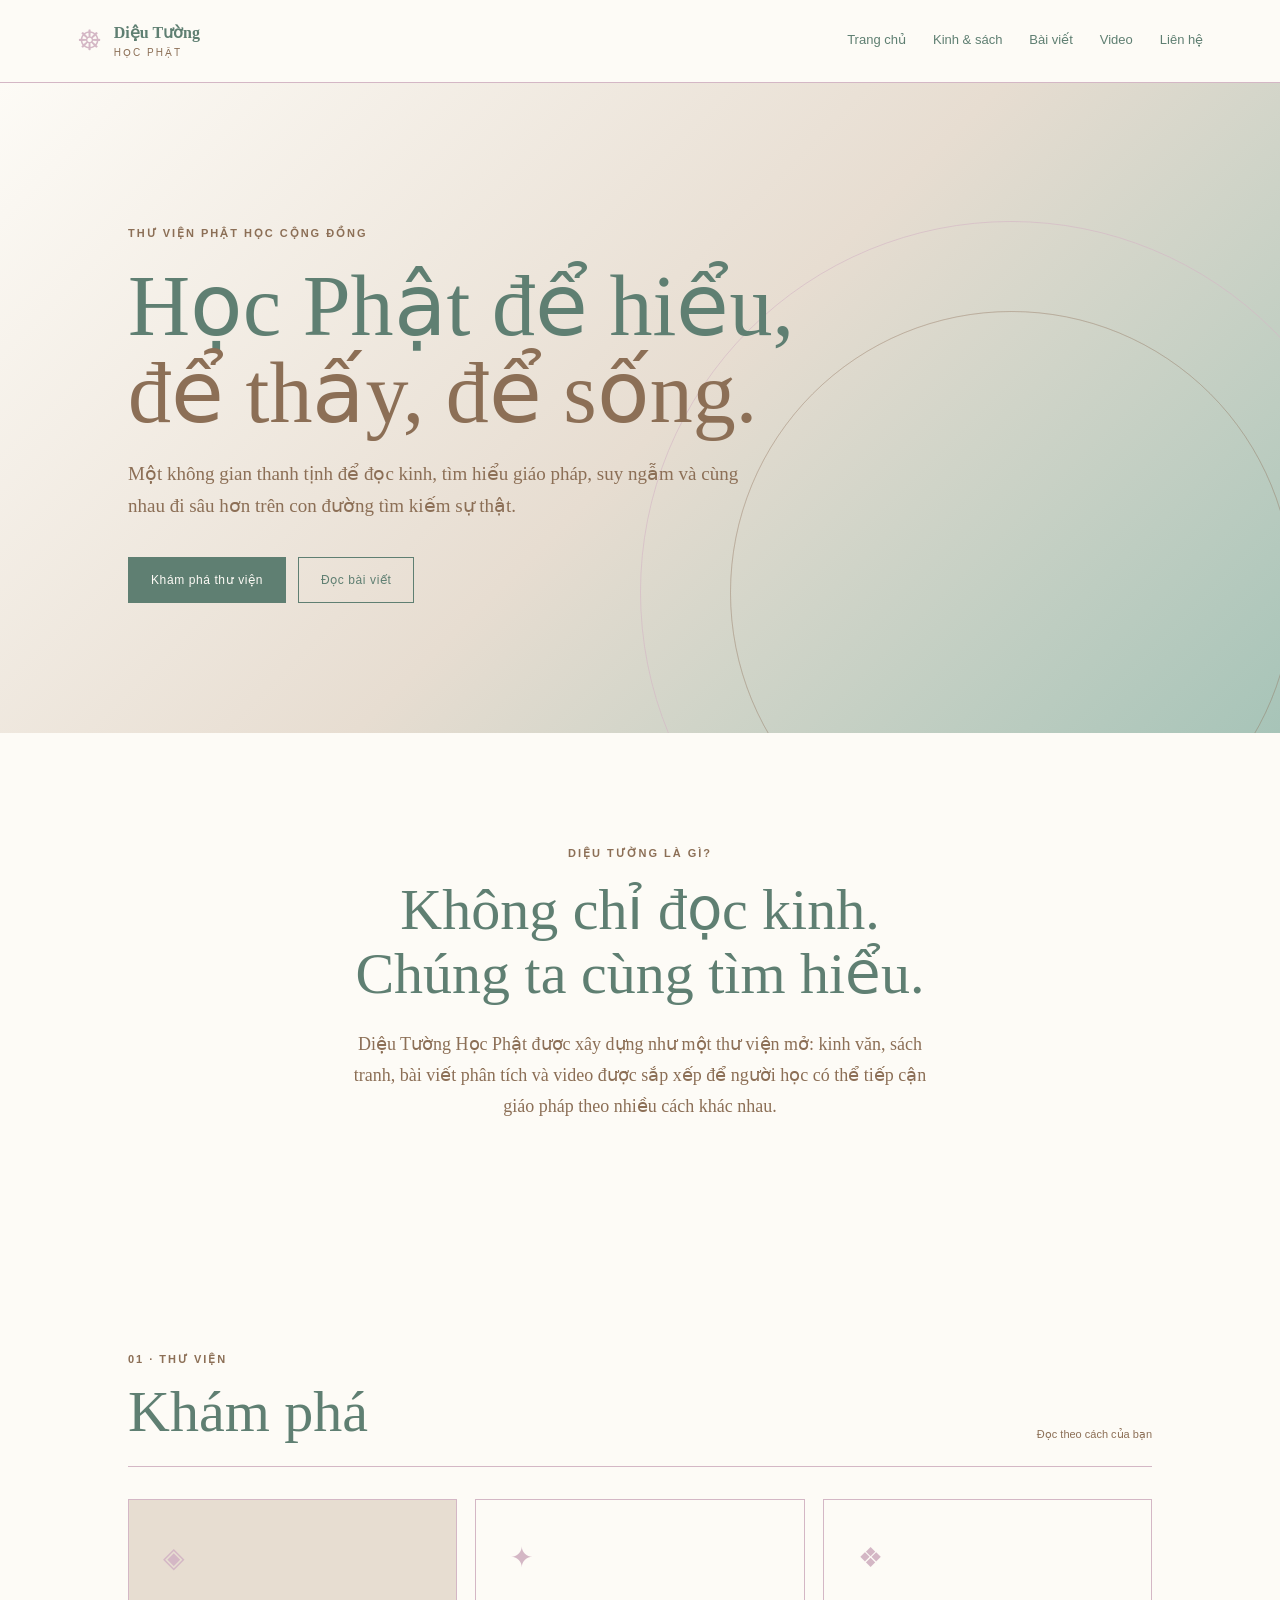
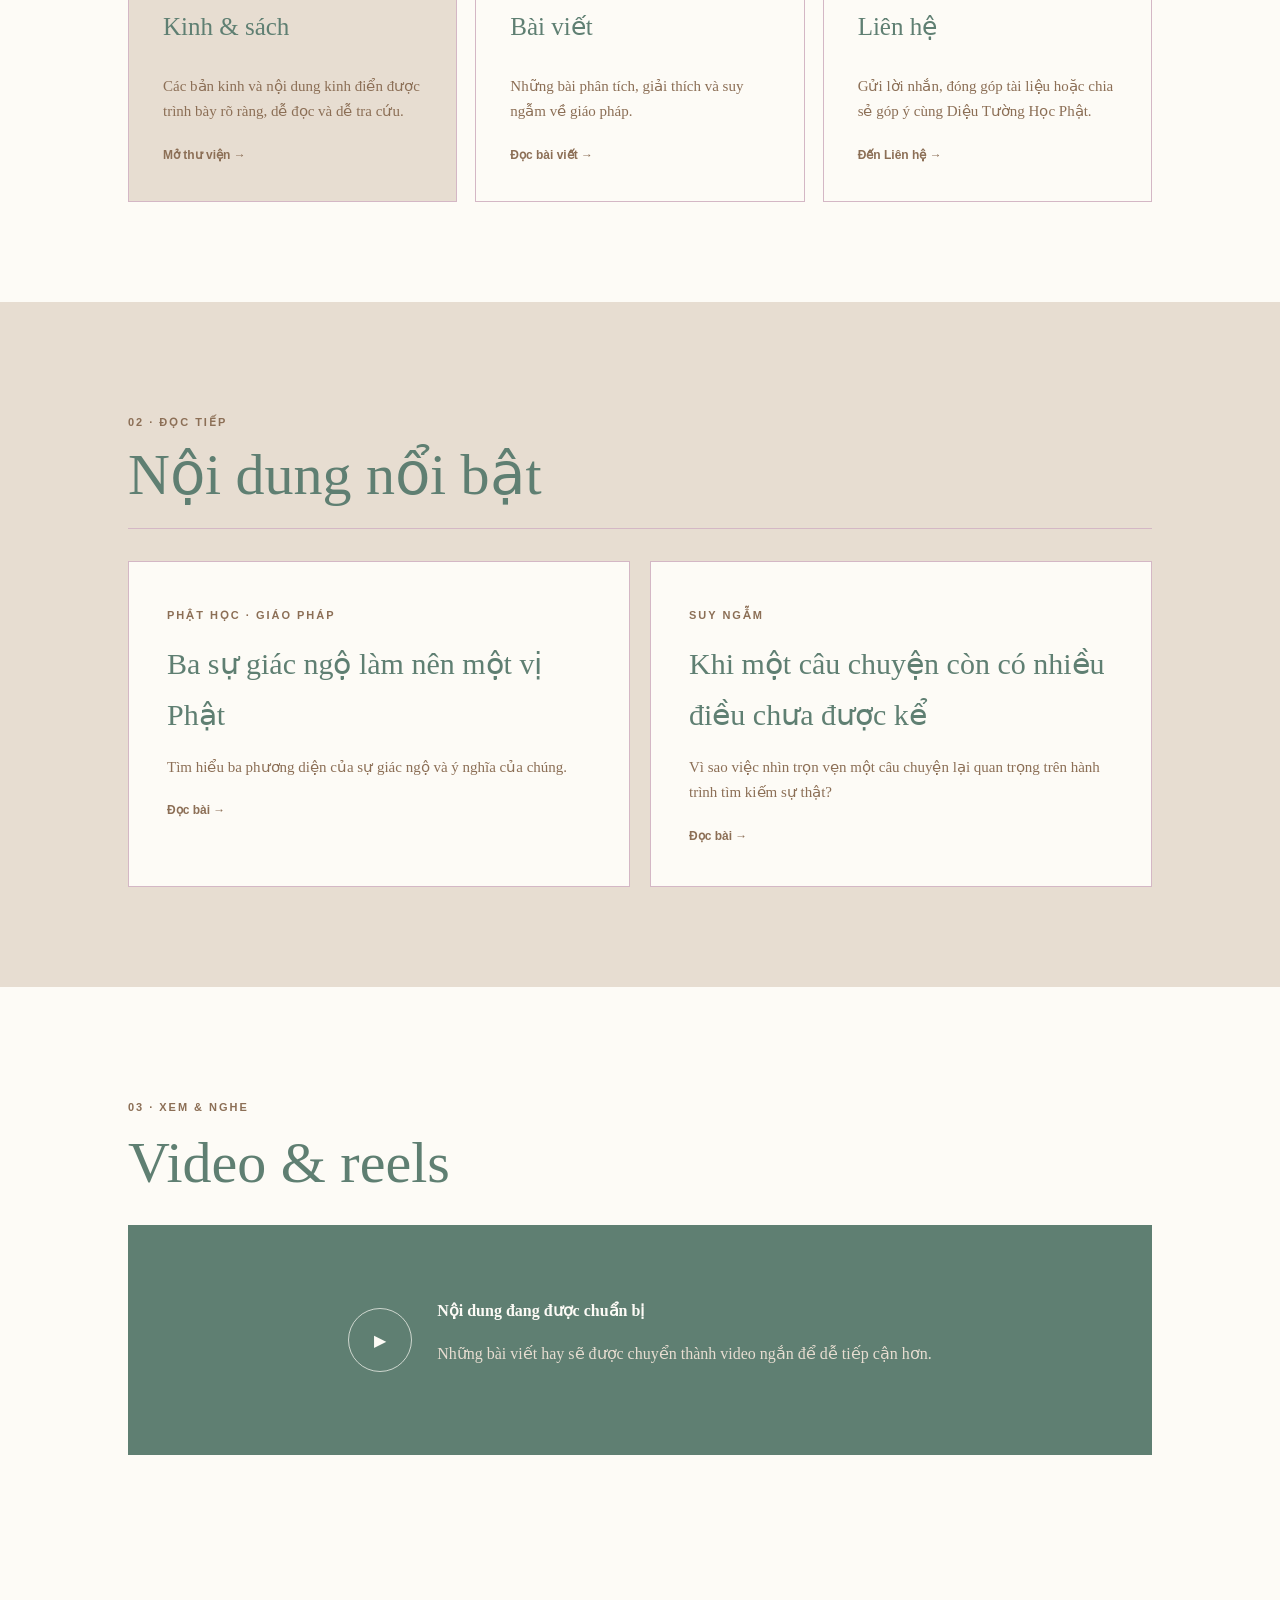
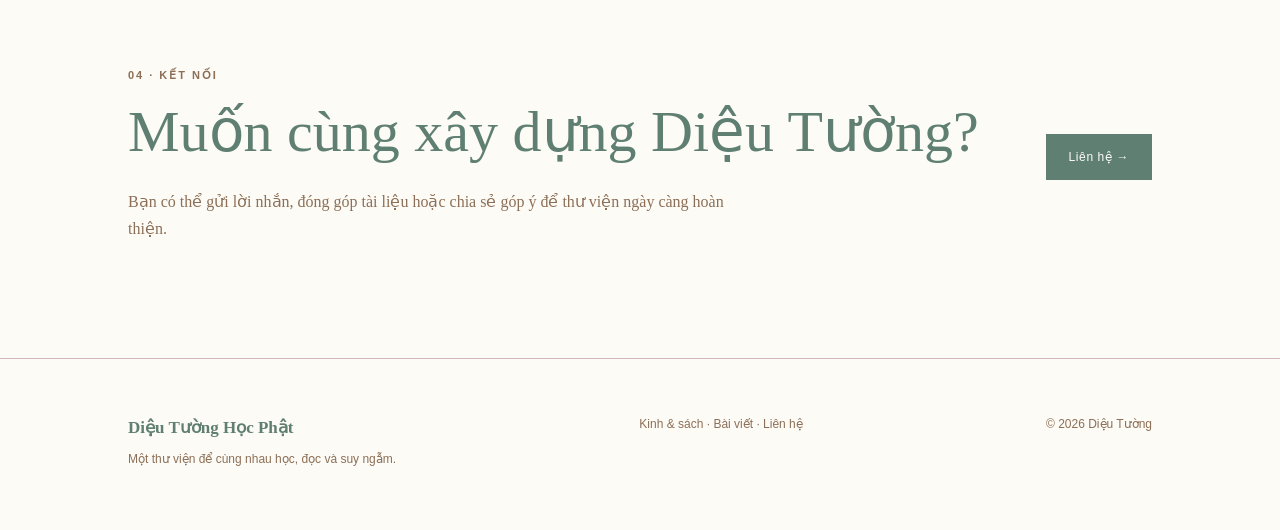
<file: index.html>
<!doctype html><html lang="vi"><head><meta charset="utf-8"><meta name="viewport" content="width=device-width,initial-scale=1"><meta name="description" content="Diệu Tường Học Phật — thư viện Phật học cộng đồng: kinh văn, bài viết, kinh tranh và video."><title>Diệu Tường Học Phật — Thư viện Phật học</title><link rel="stylesheet" href="style-palette1.css"></head><body><header class="site-header"><a class="brand" href="index.html"><span class="brand-mark">☸</span><span><strong>Diệu Tường</strong><small>Học Phật</small></span></a><button class="menu" aria-label="Mở menu">☰</button><nav><a href="index.html">Trang chủ</a><a href="kinh.html">Kinh & sách</a><a href="bai-viet.html">Bài viết</a><a href="index.html#video">Video</a><a href="lien-he.html">Liên hệ</a></nav></header><main><section class="hero"><div class="hero-inner"><p class="eyebrow">THƯ VIỆN PHẬT HỌC CỘNG ĐỒNG</p><h1>Học Phật để hiểu,<br><em>để thấy, để sống.</em></h1><p class="hero-copy">Một không gian thanh tịnh để đọc kinh, tìm hiểu giáo pháp, suy ngẫm và cùng nhau đi sâu hơn trên con đường tìm kiếm sự thật.</p><div class="hero-actions"><a class="button primary" href="kinh.html">Khám phá thư viện</a><a class="button secondary" href="bai-viet.html">Đọc bài viết</a></div></div><div class="lotus" aria-hidden="true"></div></section><section class="intro section"><p class="eyebrow">DIỆU TƯỜNG LÀ GÌ?</p><h2>Không chỉ đọc kinh.<br>Chúng ta cùng tìm hiểu.</h2><p>Diệu Tường Học Phật được xây dựng như một thư viện mở: kinh văn, sách tranh, bài viết phân tích và video được sắp xếp để người học có thể tiếp cận giáo pháp theo nhiều cách khác nhau.</p></section><section class="section collection"><div class="section-heading"><div><p class="eyebrow">01 · THƯ VIỆN</p><h2>Khám phá</h2></div><span>Đọc theo cách của bạn</span></div><div class="cards"><a class="card feature" href="kinh.html"><div class="card-icon">◈</div><h3>Kinh & sách</h3><p>Các bản kinh và nội dung kinh điển được trình bày rõ ràng, dễ đọc và dễ tra cứu.</p><span class="card-link">Mở thư viện →</span></a><a class="card" href="bai-viet.html"><div class="card-icon">✦</div><h3>Bài viết</h3><p>Những bài phân tích, giải thích và suy ngẫm về giáo pháp.</p><span class="card-link">Đọc bài viết →</span></a><a class="card" href="lien-he.html"><div class="card-icon">❖</div><h3>Liên hệ</h3><p>Gửi lời nhắn, đóng góp tài liệu hoặc chia sẻ góp ý cùng Diệu Tường Học Phật.</p><span class="card-link">Đến Liên hệ →</span></a></div></section><section class="section featured"><div class="section-heading"><div><p class="eyebrow">02 · ĐỌC TIẾP</p><h2>Nội dung nổi bật</h2></div></div><div class="featured-grid"><a href="bai-viet.html#ba-awakening"><span class="tag">PHẬT HỌC · GIÁO PHÁP</span><h3>Ba sự giác ngộ làm nên một vị Phật</h3><p>Tìm hiểu ba phương diện của sự giác ngộ và ý nghĩa của chúng.</p><span class="card-link">Đọc bài →</span></a><a href="bai-viet.html#ma-vuong"><span class="tag">SUY NGẪM</span><h3>Khi một câu chuyện còn có nhiều điều chưa được kể</h3><p>Vì sao việc nhìn trọn vẹn một câu chuyện lại quan trọng trên hành trình tìm kiếm sự thật?</p><span class="card-link">Đọc bài →</span></a></div></section><section id="video" class="section video-section"><p class="eyebrow">03 · XEM & NGHE</p><h2>Video & reels</h2><div class="video-placeholder"><span>▶</span><div><strong>Nội dung đang được chuẩn bị</strong><p>Những bài viết hay sẽ được chuyển thành video ngắn để dễ tiếp cận hơn.</p></div></div></section><section class="section qa"><div><p class="eyebrow">04 · KẾT NỐI</p><h2>Muốn cùng xây dựng Diệu Tường?</h2><p>Bạn có thể gửi lời nhắn, đóng góp tài liệu hoặc chia sẻ góp ý để thư viện ngày càng hoàn thiện.</p></div><a class="button primary" href="lien-he.html">Liên hệ →</a></section></main><footer><div><strong>Diệu Tường Học Phật</strong><p>Một thư viện để cùng nhau học, đọc và suy ngẫm.</p></div><div><a href="kinh.html">Kinh & sách</a> · <a href="bai-viet.html">Bài viết</a> · <a href="lien-he.html">Liên hệ</a></div><span>© 2026 Diệu Tường</span></footer><script src="script.js"></script></body></html>
</file>
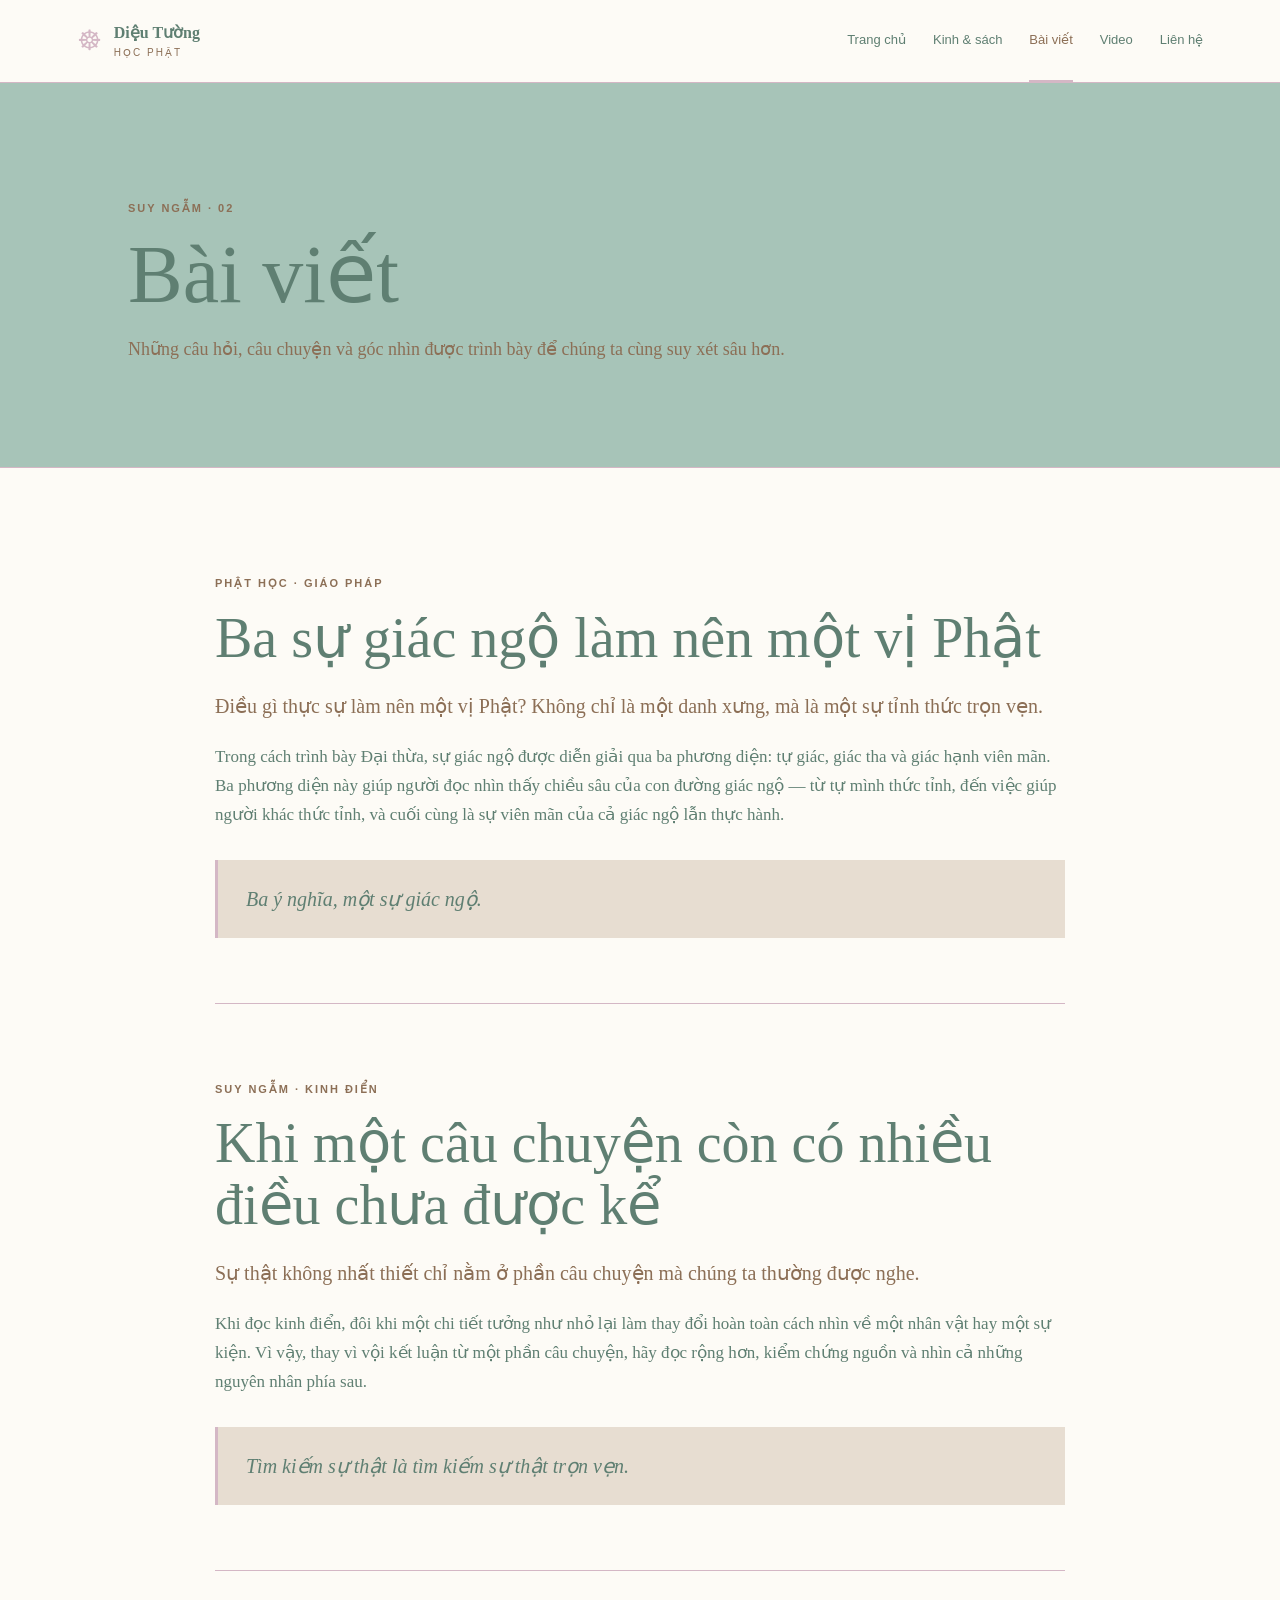
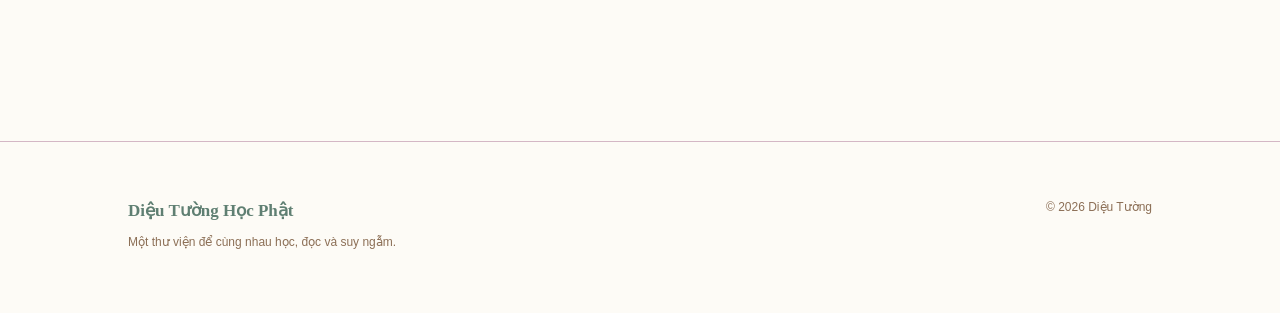
<file: bai-viet.html>
<!doctype html><html lang="vi"><head><meta charset="utf-8"><meta name="viewport" content="width=device-width,initial-scale=1"><title>Bài viết — Diệu Tường Học Phật</title><link rel="stylesheet" href="style-palette1.css"></head><body><header class="site-header"><a class="brand" href="index.html"><span class="brand-mark">☸</span><span><strong>Diệu Tường</strong><small>Học Phật</small></span></a><button class="menu">☰</button><nav><a href="index.html">Trang chủ</a><a href="kinh.html">Kinh & sách</a><a class="active" href="bai-viet.html">Bài viết</a><a href="index.html#video">Video</a><a href="lien-he.html">Liên hệ</a></nav></header><main><section class="page-hero"><p class="eyebrow">SUY NGẪM · 02</p><h1>Bài viết</h1><p>Những câu hỏi, câu chuyện và góc nhìn được trình bày để chúng ta cùng suy xét sâu hơn.</p></section><section class="section article-list"><article id="ba-awakening" class="long-card"><span class="tag">PHẬT HỌC · GIÁO PHÁP</span><h2>Ba sự giác ngộ làm nên một vị Phật</h2><p class="lead">Điều gì thực sự làm nên một vị Phật? Không chỉ là một danh xưng, mà là một sự tỉnh thức trọn vẹn.</p><p>Trong cách trình bày Đại thừa, sự giác ngộ được diễn giải qua ba phương diện: tự giác, giác tha và giác hạnh viên mãn. Ba phương diện này giúp người đọc nhìn thấy chiều sâu của con đường giác ngộ — từ tự mình thức tỉnh, đến việc giúp người khác thức tỉnh, và cuối cùng là sự viên mãn của cả giác ngộ lẫn thực hành.</p><div class="quote">Ba ý nghĩa, một sự giác ngộ.</div></article><article id="ma-vuong" class="long-card"><span class="tag">SUY NGẪM · KINH ĐIỂN</span><h2>Khi một câu chuyện còn có nhiều điều chưa được kể</h2><p class="lead">Sự thật không nhất thiết chỉ nằm ở phần câu chuyện mà chúng ta thường được nghe.</p><p>Khi đọc kinh điển, đôi khi một chi tiết tưởng như nhỏ lại làm thay đổi hoàn toàn cách nhìn về một nhân vật hay một sự kiện. Vì vậy, thay vì vội kết luận từ một phần câu chuyện, hãy đọc rộng hơn, kiểm chứng nguồn và nhìn cả những nguyên nhân phía sau.</p><div class="quote">Tìm kiếm sự thật là tìm kiếm sự thật trọn vẹn.</div></article></section></main><footer><div><strong>Diệu Tường Học Phật</strong><p>Một thư viện để cùng nhau học, đọc và suy ngẫm.</p></div><span>© 2026 Diệu Tường</span></footer></body></html>
</file>
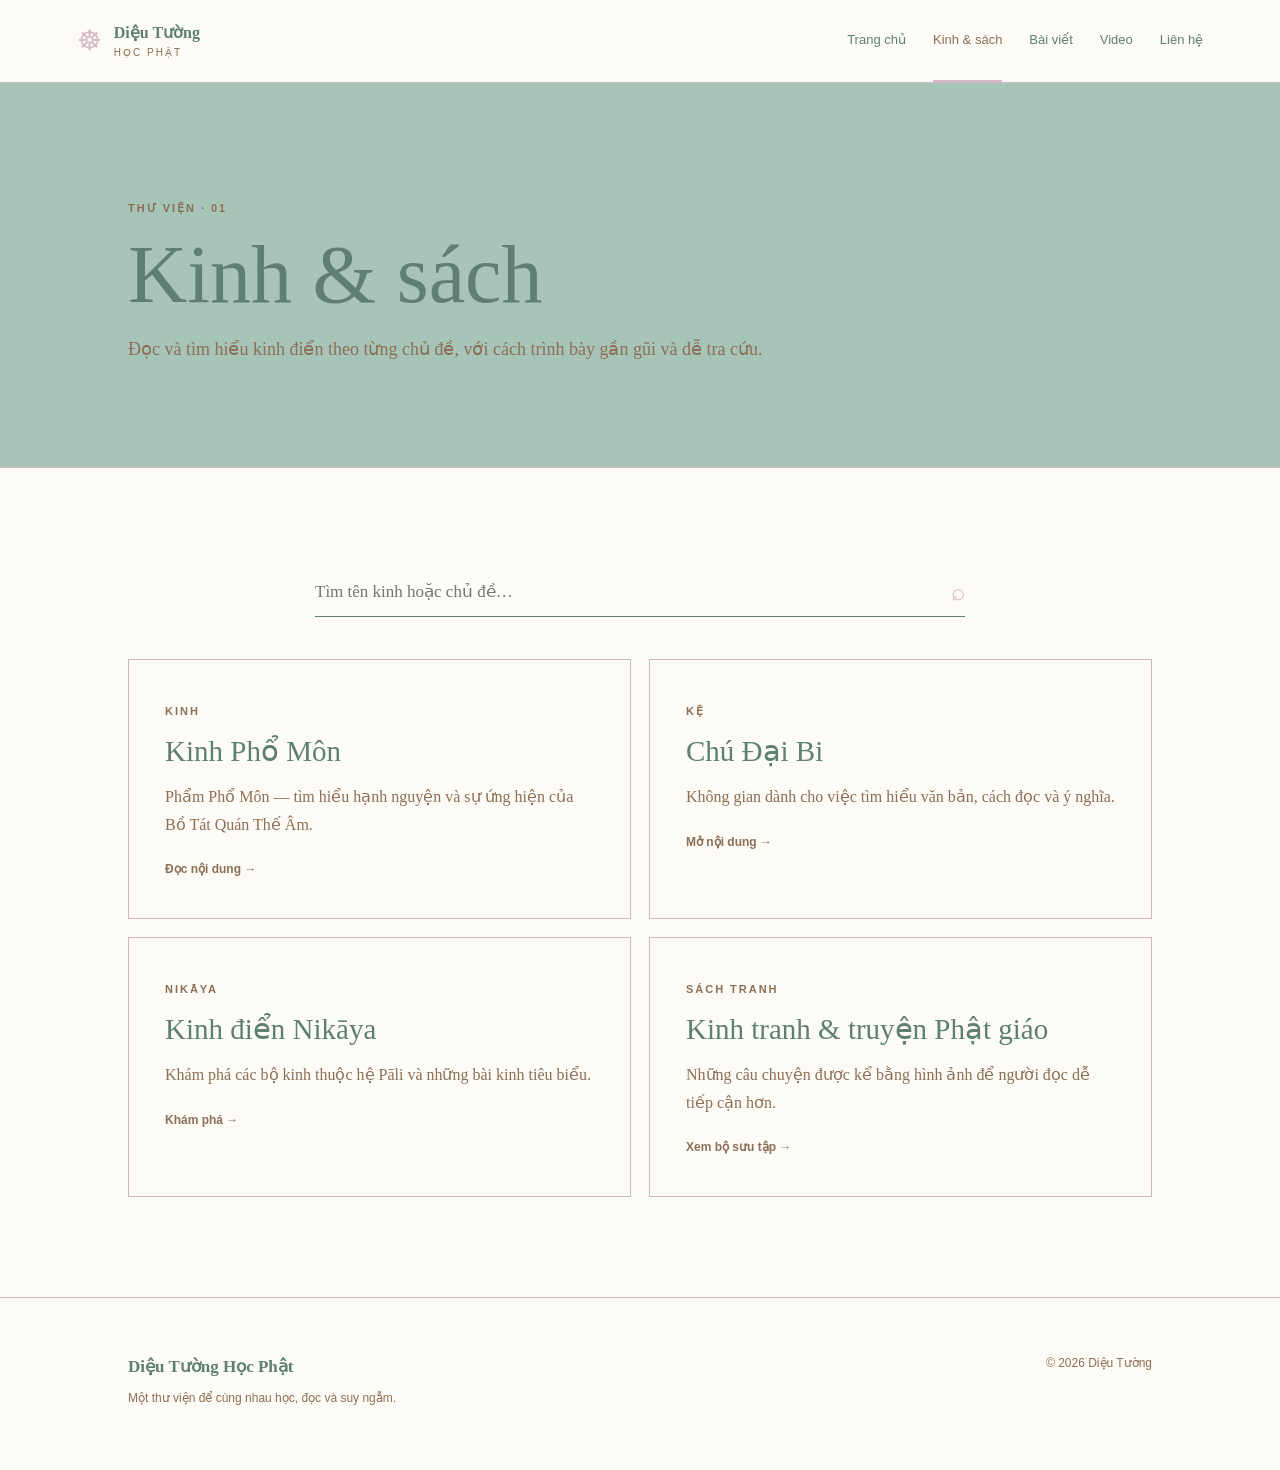
<file: kinh.html>
<!doctype html><html lang="vi"><head><meta charset="utf-8"><meta name="viewport" content="width=device-width,initial-scale=1"><title>Kinh & sách — Diệu Tường Học Phật</title><link rel="stylesheet" href="style-palette1.css"></head><body><header class="site-header"><a class="brand" href="index.html"><span class="brand-mark">☸</span><span><strong>Diệu Tường</strong><small>Học Phật</small></span></a><button class="menu">☰</button><nav><a href="index.html">Trang chủ</a><a class="active" href="kinh.html">Kinh & sách</a><a href="bai-viet.html">Bài viết</a><a href="index.html#video">Video</a><a href="lien-he.html">Liên hệ</a></nav></header><main><section class="page-hero"><p class="eyebrow">THƯ VIỆN · 01</p><h1>Kinh & sách</h1><p>Đọc và tìm hiểu kinh điển theo từng chủ đề, với cách trình bày gần gũi và dễ tra cứu.</p></section><section class="section"><div class="search"><input id="librarySearch" placeholder="Tìm tên kinh hoặc chủ đề…" aria-label="Tìm kiếm"><span>⌕</span></div><div class="library-grid" id="library"><a class="book-card" href="#"><span class="book-type">KINH</span><h2>Kinh Phổ Môn</h2><p>Phẩm Phổ Môn — tìm hiểu hạnh nguyện và sự ứng hiện của Bồ Tát Quán Thế Âm.</p><span class="card-link">Đọc nội dung →</span></a><a class="book-card" href="#"><span class="book-type">KỆ</span><h2>Chú Đại Bi</h2><p>Không gian dành cho việc tìm hiểu văn bản, cách đọc và ý nghĩa.</p><span class="card-link">Mở nội dung →</span></a><a class="book-card" href="#"><span class="book-type">NIKĀYA</span><h2>Kinh điển Nikāya</h2><p>Khám phá các bộ kinh thuộc hệ Pāli và những bài kinh tiêu biểu.</p><span class="card-link">Khám phá →</span></a><a class="book-card" href="#"><span class="book-type">SÁCH TRANH</span><h2>Kinh tranh & truyện Phật giáo</h2><p>Những câu chuyện được kể bằng hình ảnh để người đọc dễ tiếp cận hơn.</p><span class="card-link">Xem bộ sưu tập →</span></a></div></section></main><footer><div><strong>Diệu Tường Học Phật</strong><p>Một thư viện để cùng nhau học, đọc và suy ngẫm.</p></div><span>© 2026 Diệu Tường</span></footer><script src="script.js"></script></body></html>
</file>
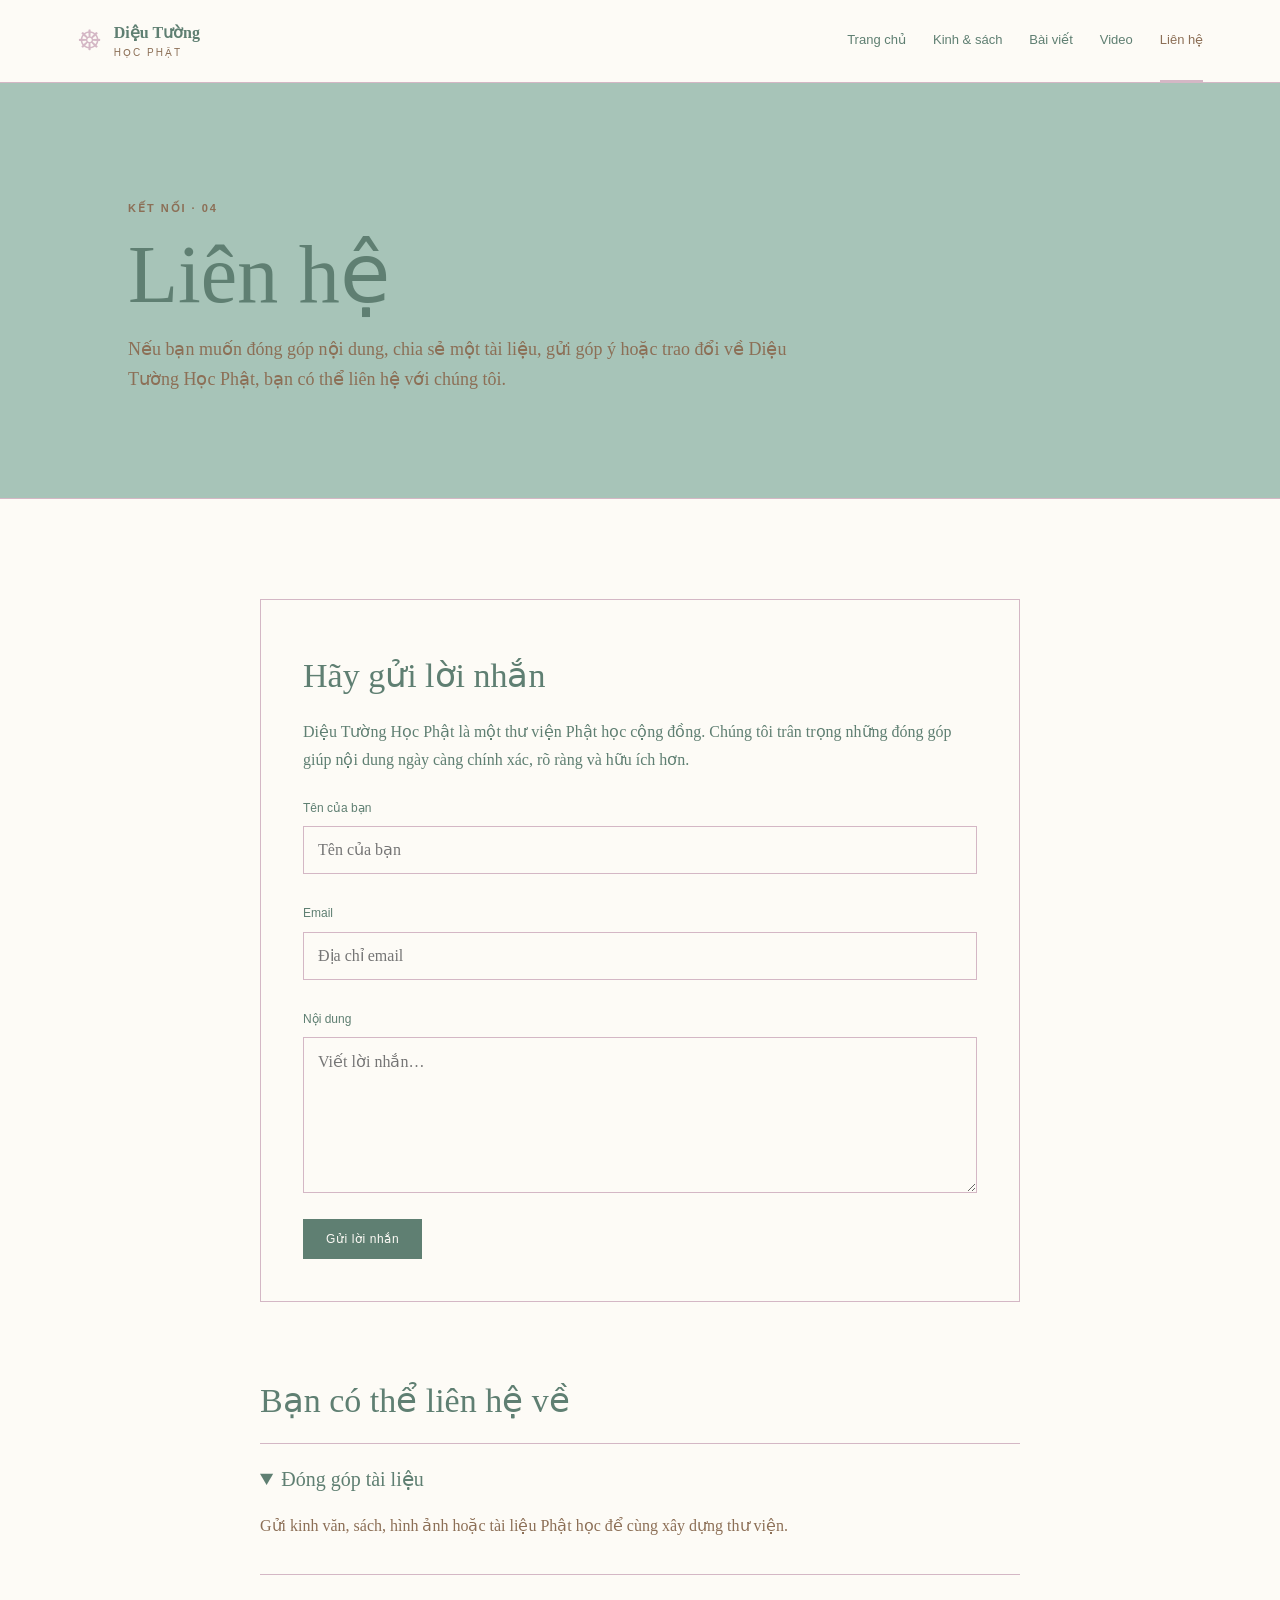
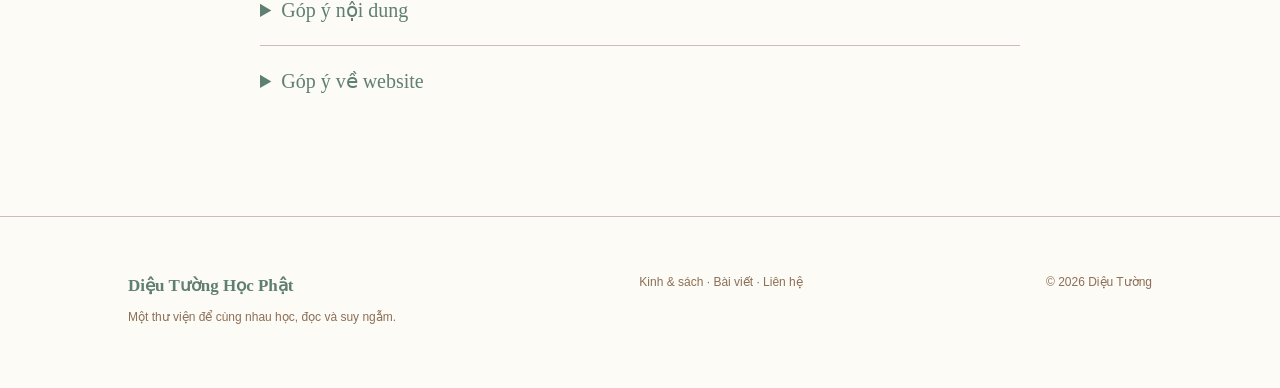
<file: lien-he.html>
<!doctype html><html lang="vi"><head><meta charset="utf-8"><meta name="viewport" content="width=device-width,initial-scale=1"><meta name="description" content="Liên hệ Diệu Tường Học Phật."><title>Liên hệ — Diệu Tường Học Phật</title><link rel="stylesheet" href="style-palette1.css"></head><body><header class="site-header"><a class="brand" href="index.html"><span class="brand-mark">☸</span><span><strong>Diệu Tường</strong><small>Học Phật</small></span></a><button class="menu" aria-label="Mở menu">☰</button><nav><a href="index.html">Trang chủ</a><a href="kinh.html">Kinh & sách</a><a href="bai-viet.html">Bài viết</a><a href="index.html#video">Video</a><a class="active" href="lien-he.html">Liên hệ</a></nav></header><main><section class="page-hero"><p class="eyebrow">KẾT NỐI · 04</p><h1>Liên hệ</h1><p>Nếu bạn muốn đóng góp nội dung, chia sẻ một tài liệu, gửi góp ý hoặc trao đổi về Diệu Tường Học Phật, bạn có thể liên hệ với chúng tôi.</p></section><section class="section"><div class="question-box"><h2>Hãy gửi lời nhắn</h2><p>Diệu Tường Học Phật là một thư viện Phật học cộng đồng. Chúng tôi trân trọng những đóng góp giúp nội dung ngày càng chính xác, rõ ràng và hữu ích hơn.</p><label for="name">Tên của bạn</label><input id="name" type="text" placeholder="Tên của bạn" style="width:100%;padding:14px;border:1px solid var(--line);background:var(--paper);font:16px Georgia;color:var(--ink);margin-bottom:4px"><label for="email">Email</label><input id="email" type="email" placeholder="Địa chỉ email" style="width:100%;padding:14px;border:1px solid var(--line);background:var(--paper);font:16px Georgia;color:var(--ink);margin-bottom:4px"><label for="message">Nội dung</label><textarea id="message" rows="7" placeholder="Viết lời nhắn…"></textarea><button class="button primary" type="button" onclick="alert('Biểu mẫu liên hệ sẽ được kết nối khi hệ thống gửi thư được thiết lập.')">Gửi lời nhắn</button></div><div class="faq"><h2>Bạn có thể liên hệ về</h2><details open><summary>Đóng góp tài liệu</summary><p>Gửi kinh văn, sách, hình ảnh hoặc tài liệu Phật học để cùng xây dựng thư viện.</p></details><details><summary>Góp ý nội dung</summary><p>Nếu phát hiện thông tin cần kiểm tra, bổ sung hoặc làm rõ, hãy cho chúng tôi biết.</p></details><details><summary>Góp ý về website</summary><p>Mọi góp ý về giao diện, cách trình bày và trải nghiệm đọc đều được trân trọng.</p></details></div></section></main><footer><div><strong>Diệu Tường Học Phật</strong><p>Một thư viện để cùng nhau học, đọc và suy ngẫm.</p></div><div><a href="kinh.html">Kinh & sách</a> · <a href="bai-viet.html">Bài viết</a> · <a href="lien-he.html">Liên hệ</a></div><span>© 2026 Diệu Tường</span></footer><script src="script.js"></script></body></html>
</file>
<file: style-palette1.css>
:root{--ink:#5F7F72;--muted:#8C6F56;--paper:#FDFBF6;--warm:#E7DDD1;--line:#D4B7C5;--accent:#8C6F56;--white:#FDFBF6;--green:#A7C4B8;--pink:#D4B7C5}*{box-sizing:border-box}html{scroll-behavior:smooth}body{margin:0;background:var(--paper);color:var(--ink);font-family:Georgia,'Times New Roman',serif;line-height:1.7}a{color:inherit;text-decoration:none}.site-header{min-height:78px;padding:0 6vw;display:flex;align-items:center;justify-content:space-between;background:rgba(253,251,246,.97);border-bottom:1px solid var(--line);position:sticky;top:0;z-index:10;backdrop-filter:blur(8px)}.brand{display:flex;align-items:center;gap:12px}.brand-mark{font-size:28px;color:var(--pink)}.brand strong,.brand small{display:block;line-height:1.1}.brand small{font-family:Arial,sans-serif;font-size:10px;letter-spacing:.2em;text-transform:uppercase;margin-top:5px;color:var(--muted)}nav{display:flex;gap:27px;font-family:Arial,sans-serif;font-size:13px}nav a{padding:29px 0;border-bottom:2px solid transparent}nav a:hover,nav a.active{color:var(--accent);border-color:var(--pink)}.menu{display:none;background:none;border:0;font-size:23px;color:var(--ink)}.hero{min-height:650px;display:flex;align-items:center;padding:90px 10vw;position:relative;overflow:hidden;background:linear-gradient(135deg,#FDFBF6 0%,#E7DDD1 52%,#A7C4B8 100%)}.hero-inner{max-width:720px;position:relative;z-index:2}.eyebrow,.tag,.book-type{font-family:Arial,sans-serif;font-size:11px;letter-spacing:.18em;color:var(--accent);font-weight:700}.hero h1{font-size:clamp(48px,7vw,86px);line-height:1.02;font-weight:400;margin:20px 0}.hero h1 em{color:var(--accent);font-style:normal}.hero-copy{font-size:19px;max-width:620px;color:var(--muted)}.hero-actions{display:flex;gap:12px;margin-top:34px}.button{display:inline-block;padding:12px 22px;border:1px solid var(--ink);font-family:Arial,sans-serif;font-size:12px;letter-spacing:.05em;cursor:pointer}.button.primary{background:var(--ink);color:var(--white)}.button.secondary{background:transparent}.button:hover{transform:translateY(-1px)}.lotus{position:absolute;right:-8vw;bottom:-18vw;width:58vw;height:58vw;border:1px solid rgba(212,183,197,.65);border-radius:50%}.lotus:before,.lotus:after{content:'';position:absolute;inset:12%;border:1px solid rgba(140,111,86,.22);border-radius:50%}.section{padding:100px 10vw;max-width:1300px;margin:auto}.intro{max-width:850px;text-align:center}.intro h2,h2{font-size:clamp(36px,5vw,58px);font-weight:400;line-height:1.1;margin:15px 0 24px}.intro>p:last-child{font-size:18px;color:var(--muted)}.section-heading{display:flex;justify-content:space-between;align-items:end;border-bottom:1px solid var(--line);padding-bottom:22px;margin-bottom:32px}.section-heading h2{margin:0}.section-heading span{font-family:Arial,sans-serif;font-size:11px;color:var(--muted)}.cards{display:grid;grid-template-columns:repeat(3,1fr);gap:18px}.card{display:block;padding:34px;background:var(--white);border:1px solid var(--line);min-height:270px;transition:.2s}.card:hover,.book-card:hover,.featured-grid a:hover{transform:translateY(-3px);box-shadow:0 12px 30px rgba(95,127,114,.12)}.card.feature{background:var(--warm)}.card-icon{font-size:28px;color:var(--pink)}.card h3{font-size:25px;font-weight:400}.card p,.featured-grid p{color:var(--muted);font-size:15px}.card-link{font-family:Arial,sans-serif;font-size:12px;color:var(--accent);font-weight:700}.featured{background:var(--warm);max-width:none;padding-left:10vw;padding-right:10vw}.featured-grid{display:grid;grid-template-columns:repeat(2,1fr);gap:20px;max-width:1100px}.featured-grid a{background:var(--white);padding:38px;border:1px solid var(--line);transition:.2s}.featured-grid h3{font-size:30px;font-weight:400;margin:10px 0}.video-section{max-width:1300px}.video-placeholder{margin-top:30px;min-height:230px;background:var(--ink);color:var(--white);display:flex;align-items:center;justify-content:center;gap:25px;padding:40px}.video-placeholder>span{width:64px;height:64px;border:1px solid rgba(253,251,246,.7);border-radius:50%;display:grid;place-items:center;font-family:Arial,sans-serif}.video-placeholder p{color:var(--warm)}.qa{display:flex;justify-content:space-between;align-items:center;gap:50px}.qa p{max-width:600px;color:var(--muted)}footer{padding:55px 10vw;border-top:1px solid var(--line);display:flex;justify-content:space-between;gap:30px;color:var(--muted);font-family:Arial,sans-serif;font-size:12px}footer strong{font-family:Georgia,serif;color:var(--ink);font-size:17px}footer p{margin:6px 0}.page-hero{padding:105px 10vw 85px;background:var(--green);border-bottom:1px solid var(--line)}.page-hero h1{font-size:clamp(50px,7vw,82px);font-weight:400;line-height:1;margin:16px 0}.page-hero>p:last-child{max-width:680px;font-size:18px;color:var(--muted)}.search{max-width:650px;margin:0 auto 42px;display:flex;border-bottom:1px solid var(--ink);align-items:center}.search input{width:100%;padding:14px 0;border:0;background:transparent;outline:0;font:17px Georgia;color:var(--ink)}.search span{font-size:24px;color:var(--pink)}.library-grid{display:grid;grid-template-columns:repeat(2,1fr);gap:18px}.book-card{display:block;padding:36px;background:var(--white);border:1px solid var(--line);min-height:260px;transition:.2s}.book-card h2{font-size:29px;margin:12px 0}.book-card p{color:var(--muted)}.long-card{max-width:850px;margin:0 auto 70px;padding-bottom:65px;border-bottom:1px solid var(--line)}.long-card h2{font-size:clamp(35px,5vw,56px);margin:12px 0}.long-card .lead{font-size:20px;color:var(--muted)}.long-card p{font-size:17px}.quote{margin-top:30px;padding:22px 28px;background:var(--warm);border-left:3px solid var(--pink);font-style:italic;font-size:20px}.question-box{max-width:760px;margin:0 auto 80px;padding:42px;background:var(--white);border:1px solid var(--line)}.question-box h2,.faq h2{font-size:34px}.question-box label{display:block;font-family:Arial,sans-serif;font-size:12px;margin:25px 0 8px}.question-box textarea{width:100%;resize:vertical;border:1px solid var(--line);background:var(--paper);padding:14px;font:16px Georgia;color:var(--ink);margin-bottom:18px}.faq{max-width:760px;margin:auto}.faq details{border-top:1px solid var(--line);padding:18px 0}.faq summary{cursor:pointer;font-size:20px}.faq p{color:var(--muted)}@media(max-width:700px){.site-header{padding:0 5vw}.menu{display:block}nav{display:none;position:absolute;left:0;right:0;top:78px;background:var(--paper);padding:10px 7vw 18px;border-bottom:1px solid var(--line);flex-direction:column;gap:0}nav.open{display:flex}nav a{padding:12px 0}.hero{min-height:590px;padding:70px 7vw}.hero h1{font-size:50px}.hero-copy{font-size:17px}.section{padding:70px 7vw}.cards,.featured-grid,.library-grid{grid-template-columns:1fr}.section-heading{display:block}.section-heading span{display:block;margin-top:8px}.qa,footer{display:block}.qa .button{margin-top:20px}.lotus{width:100vw;height:100vw;right:-45vw;bottom:-10vw}.page-hero{padding:75px 7vw 60px}.page-hero h1{font-size:54px}.question-box{padding:28px}.long-card{margin-bottom:50px}}
</file>
